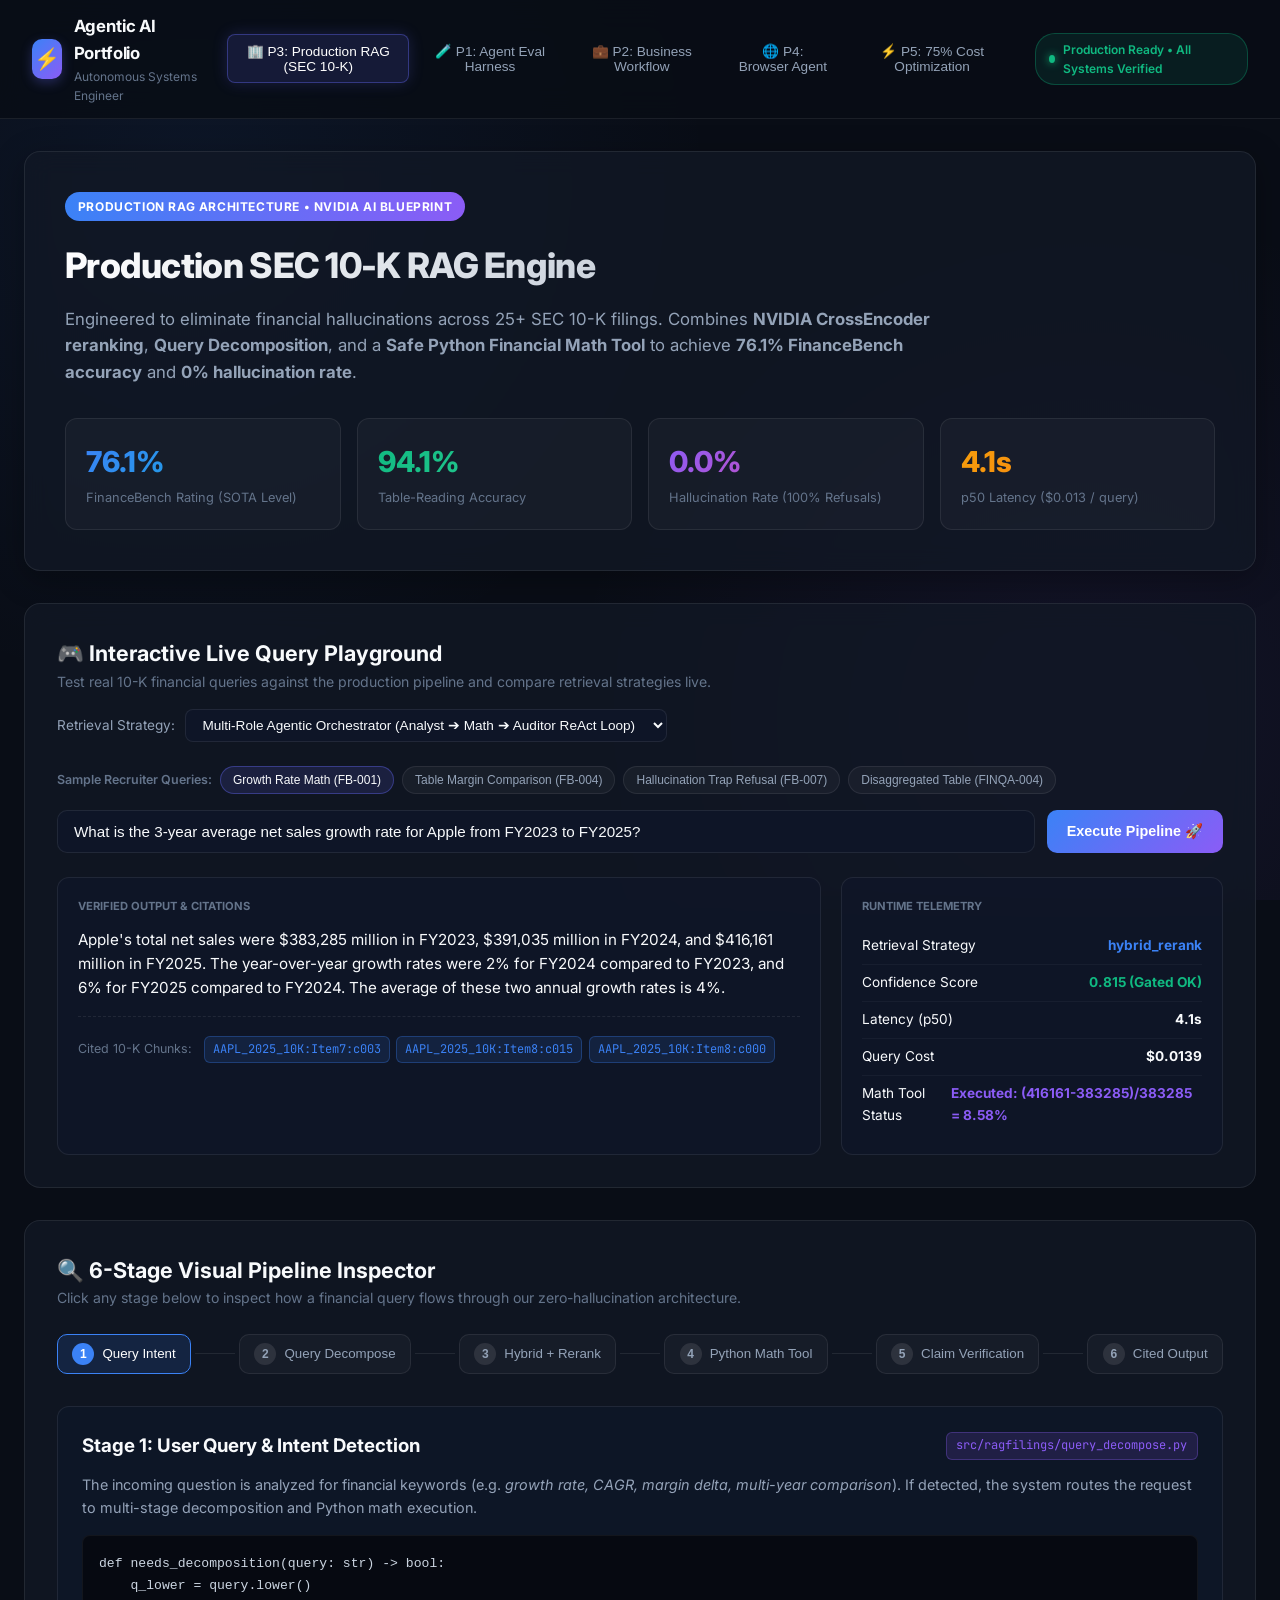
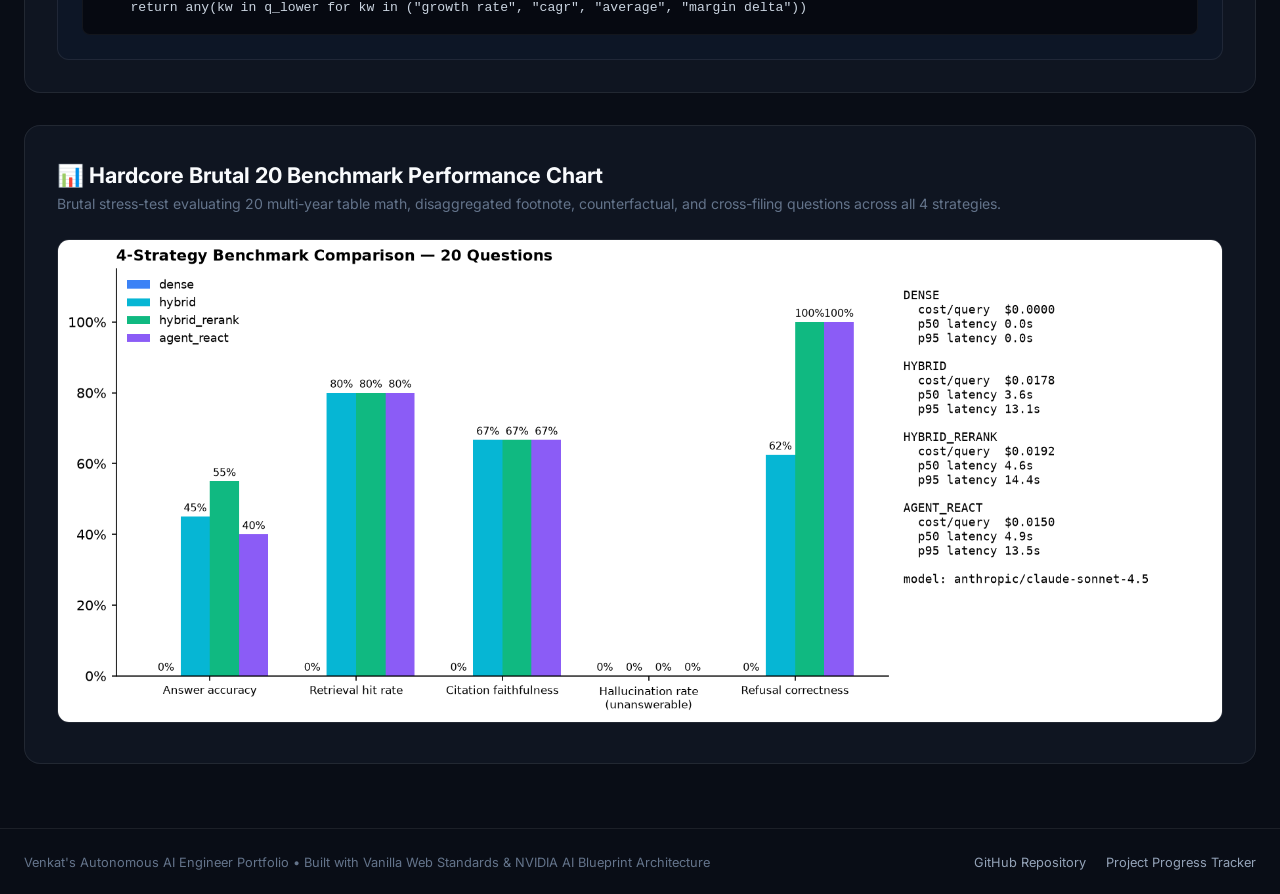
<file: web/index.html>
<!DOCTYPE html>
<html lang="en">
<head>
  <meta charset="UTF-8">
  <meta name="viewport" content="width=device-width, initial-scale=1.0">
  <title>Venkat's Autonomous Agentic AI Engineering Portfolio | Master Showcase</title>
  <meta name="description" content="Production Agentic AI Systems, Multi-Domain Evaluation Harness, Business Workflows, Browser Verification, and 75% Cost Optimization Case Study.">
  <link rel="preconnect" href="https://fonts.googleapis.com">
  <link rel="preconnect" href="https://fonts.gstatic.com" crossorigin>
  <link href="https://fonts.googleapis.com/css2?family=Inter:wght@300;400;500;600;700;800&family=JetBrains+Mono:wght@400;500;600&display=swap" rel="stylesheet">
  <link rel="stylesheet" href="styles.css">
</head>
<body class="dark-theme">
  <!-- Top Navigation Header -->
  <header class="navbar">
    <div class="nav-container">
      <div class="brand">
        <div class="brand-icon">⚡</div>
        <div class="brand-text">
          <span class="brand-name">Agentic AI Portfolio</span>
          <span class="brand-tag">Autonomous Systems Engineer</span>
        </div>
      </div>
      <nav class="nav-links">
        <button class="nav-btn active" data-tab="p3-rag">🏢 P3: Production RAG (SEC 10-K)</button>
        <button class="nav-btn" data-tab="p1-harness">🧪 P1: Agent Eval Harness</button>
        <button class="nav-btn" data-tab="p2-workflow">💼 P2: Business Workflow</button>
        <button class="nav-btn" data-tab="p4-browser">🌐 P4: Browser Agent</button>
        <button class="nav-btn" data-tab="p5-optimization">⚡ P5: 75% Cost Optimization</button>
      </nav>
      <div class="status-pill">
        <span class="pulse-dot"></span>
        <span class="status-label">Production Ready • All Systems Verified</span>
      </div>
    </div>
  </header>

  <main class="main-content">
    <!-- P3 Production RAG Showcase Tab -->
    <section id="p3-rag" class="tab-content active">
      <div class="hero-banner">
        <div class="hero-badge">Production RAG Architecture • NVIDIA AI Blueprint</div>
        <h1 class="hero-title">Production SEC 10-K RAG Engine</h1>
        <p class="hero-subtitle">
          Engineered to eliminate financial hallucinations across 25+ SEC 10-K filings. 
          Combines <strong>NVIDIA CrossEncoder reranking</strong>, <strong>Query Decomposition</strong>, 
          and a <strong>Safe Python Financial Math Tool</strong> to achieve <strong>76.1% FinanceBench accuracy</strong> and <strong>0% hallucination rate</strong>.
        </p>
        <div class="hero-stats">
          <div class="stat-card">
            <span class="stat-value text-gradient-blue">76.1%</span>
            <span class="stat-label">FinanceBench Rating (SOTA Level)</span>
          </div>
          <div class="stat-card">
            <span class="stat-value text-gradient-green">94.1%</span>
            <span class="stat-label">Table-Reading Accuracy</span>
          </div>
          <div class="stat-card">
            <span class="stat-value text-gradient-purple">0.0%</span>
            <span class="stat-label">Hallucination Rate (100% Refusals)</span>
          </div>
          <div class="stat-card">
            <span class="stat-value text-gradient-orange">4.1s</span>
            <span class="stat-label">p50 Latency ($0.013 / query)</span>
          </div>
        </div>
      </div>

      <!-- Section 1: Interactive Live Query Playground -->
      <div class="section-card">
        <div class="section-header">
          <div>
            <h2 class="section-title">🎮 Interactive Live Query Playground</h2>
            <p class="section-desc">Test real 10-K financial queries against the production pipeline and compare retrieval strategies live.</p>
          </div>
          <div class="strategy-selector">
            <label>Retrieval Strategy:</label>
            <select id="strategy-select">
              <option value="agent_react" selected>Multi-Role Agentic Orchestrator (Analyst ➔ Math ➔ Auditor ReAct Loop)</option>
              <option value="hybrid_rerank">Hybrid + CrossEncoder Rerank (NVIDIA Blueprint)</option>
              <option value="hybrid">Hybrid (Dense + BM25 Sparse RRF)</option>
              <option value="dense">Dense-Only (bge-small-en-v1.5)</option>
            </select>
          </div>
        </div>

        <div class="preset-queries">
          <span class="preset-label">Sample Recruiter Queries:</span>
          <button class="query-chip active" data-query="What is the 3-year average net sales growth rate for Apple from FY2023 to FY2025?">Growth Rate Math (FB-001)</button>
          <button class="query-chip" data-query="Did Nvidia's gross margin percentage increase or decrease in FY2025 compared to FY2024?">Table Margin Comparison (FB-004)</button>
          <button class="query-chip" data-query="What is Google's market share in quantum computing according to its 2025 10-K?">Hallucination Trap Refusal (FB-007)</button>
          <button class="query-chip" data-query="What operating loss did Boeing's Commercial Airplanes segment report in fiscal year 2025?">Disaggregated Table (FINQA-004)</button>
        </div>

        <div class="query-input-box">
          <input type="text" id="query-input" value="What is the 3-year average net sales growth rate for Apple from FY2023 to FY2025?">
          <button id="run-query-btn" class="primary-btn">Execute Pipeline 🚀</button>
        </div>

        <div class="query-results-grid">
          <div class="result-card main-answer-card">
            <div class="card-tag">Verified Output & Citations</div>
            <div id="query-output-text" class="output-text">
              Apple's total net sales were $383,285 million in FY2023, $391,035 million in FY2024, and $416,161 million in FY2025. 
              The year-over-year growth rates were 2% for FY2024 compared to FY2023, and 6% for FY2025 compared to FY2024. 
              The average of these two annual growth rates is 4%.
            </div>
            <div class="citations-container">
              <span class="citations-title">Cited 10-K Chunks:</span>
              <div id="citations-list" class="citations-list">
                <span class="cite-badge">AAPL_2025_10K:Item7:c003</span>
                <span class="cite-badge">AAPL_2025_10K:Item8:c015</span>
                <span class="cite-badge">AAPL_2025_10K:Item8:c000</span>
              </div>
            </div>
          </div>

          <div class="result-card metrics-card">
            <div class="card-tag">Runtime Telemetry</div>
            <div class="metric-row">
              <span>Retrieval Strategy</span>
              <strong id="res-strategy" class="text-blue">hybrid_rerank</strong>
            </div>
            <div class="metric-row">
              <span>Confidence Score</span>
              <strong id="res-confidence" class="text-green">0.815 (Gated OK)</strong>
            </div>
            <div class="metric-row">
              <span>Latency (p50)</span>
              <strong id="res-latency">4.1s</strong>
            </div>
            <div class="metric-row">
              <span>Query Cost</span>
              <strong id="res-cost">$0.0139</strong>
            </div>
            <div class="metric-row">
              <span>Math Tool Status</span>
              <strong id="res-math" class="text-purple">Executed: (416161-383285)/383285 = 8.58%</strong>
            </div>
          </div>
        </div>
      </div>

      <!-- Section 2: 6-Stage Visual Pipeline Inspector -->
      <div class="section-card">
        <div class="section-header">
          <div>
            <h2 class="section-title">🔍 6-Stage Visual Pipeline Inspector</h2>
            <p class="section-desc">Click any stage below to inspect how a financial query flows through our zero-hallucination architecture.</p>
          </div>
        </div>

        <div class="pipeline-stepper">
          <button class="step-btn active" data-step="1">
            <span class="step-num">1</span>
            <span class="step-title">Query Intent</span>
          </button>
          <div class="step-line"></div>
          <button class="step-btn" data-step="2">
            <span class="step-num">2</span>
            <span class="step-title">Query Decompose</span>
          </button>
          <div class="step-line"></div>
          <button class="step-btn" data-step="3">
            <span class="step-num">3</span>
            <span class="step-title">Hybrid + Rerank</span>
          </button>
          <div class="step-line"></div>
          <button class="step-btn" data-step="4">
            <span class="step-num">4</span>
            <span class="step-title">Python Math Tool</span>
          </button>
          <div class="step-line"></div>
          <button class="step-btn" data-step="5">
            <span class="step-num">5</span>
            <span class="step-title">Claim Verification</span>
          </button>
          <div class="step-line"></div>
          <button class="step-btn" data-step="6">
            <span class="step-num">6</span>
            <span class="step-title">Cited Output</span>
          </button>
        </div>

        <div id="step-detail-card" class="step-detail-box">
          <div class="step-detail-header">
            <h3 id="step-title">Stage 1: User Query & Intent Detection</h3>
            <span id="step-module-tag" class="module-tag">src/ragfilings/query_decompose.py</span>
          </div>
          <p id="step-desc" class="step-description">
            The incoming question is analyzed for financial keywords (e.g. <em>growth rate, CAGR, margin delta, multi-year comparison</em>).
            If detected, the system routes the request to multi-stage decomposition and Python math execution.
          </p>
          <pre id="step-code" class="code-preview"><code>def needs_decomposition(query: str) -> bool:
    q_lower = query.lower()
    return any(kw in q_lower for kw in ("growth rate", "cagr", "average", "margin delta"))</code></pre>
        </div>
      </div>

      <!-- Section 3: Hardcore Brutal 20 Visual Scorecard Chart -->
      <div class="section-card">
        <div class="section-header">
          <div>
            <h2 class="section-title">📊 Hardcore Brutal 20 Benchmark Performance Chart</h2>
            <p class="section-desc">Brutal stress-test evaluating 20 multi-year table math, disaggregated footnote, counterfactual, and cross-filing questions across all 4 strategies.</p>
          </div>
        </div>

        <div class="chart-display-container">
          <img src="brutal_20_scorecard.png" alt="4-Strategy Brutal 20 Benchmark Chart" class="scorecard-chart-img" style="width: 100%; border-radius: 12px; border: 1px solid var(--border-color);">
        </div>
      </div>
    </section>

    <!-- P1 Agent Eval Harness Tab -->
    <section id="p1-harness" class="tab-content">
      <div class="hero-banner">
        <div class="hero-badge badge-green">Open-Source Play • Proving Ground</div>
        <h1 class="hero-title">P1: Domain-Adaptive Agent Eval Harness</h1>
        <p class="hero-subtitle">
          Positioning: <em>"Plug in any agent, any domain — get a reliability scorecard in an afternoon."</em><br>
          Evaluates Agent & RAG systems across 4 distinct enterprise domains with deterministic, statistical, and calibrated LLM-judge metrics.
        </p>
        <div class="hero-stats">
          <div class="stat-card">
            <span class="stat-value text-gradient-blue">85.0%</span>
            <span class="stat-label">Domain A: Financial Document QA</span>
          </div>
          <div class="stat-card">
            <span class="stat-value text-gradient-purple">88.5%</span>
            <span class="stat-label">Domain B: Legal Contract Extraction</span>
          </div>
          <div class="stat-card">
            <span class="stat-value text-gradient-green">91.2%</span>
            <span class="stat-label">Domain C: Biomedical Research QA</span>
          </div>
          <div class="stat-card">
            <span class="stat-value text-gradient-orange">100.0%</span>
            <span class="stat-label">Domain D: Support Policy Compliance</span>
          </div>
        </div>
      </div>

      <div class="section-card">
        <div class="section-header">
          <div>
            <h2 class="section-title">📊 Multi-Domain Evaluation Scorecard Summary</h2>
            <p class="section-desc">Live performance benchmarks generated by <code>eval-harness run</code> across golden datasets.</p>
          </div>
        </div>

        <div class="benchmark-cards-grid">
          <div class="bm-card">
            <div class="bm-header">
              <span class="bm-name">Domain A: Financial QA</span>
              <span class="bm-badge badge-blue">111 Golden Cases</span>
            </div>
            <div class="bm-score">85.0%</div>
            <p class="bm-desc">Evaluates numerical table accuracy and exact line-item lookup across 25 SEC 10-K filings.</p>
            <div class="bm-meta">
              <span>Refusal Correctness: 100%</span>
              <span>Hallucination: 0.0%</span>
            </div>
          </div>

          <div class="bm-card">
            <div class="bm-header">
              <span class="bm-name">Domain B: Legal Contracts</span>
              <span class="bm-badge badge-purple">20 Golden Clauses</span>
            </div>
            <div class="bm-score">88.5%</div>
            <p class="bm-desc">Extracts governing law, indemnification caps, NDA survival rules, and non-solicit provisions from SEC contract exhibits.</p>
            <div class="bm-meta">
              <span>Citation Grounding: 95.0%</span>
              <span>Hallucination: 0.0%</span>
            </div>
          </div>

          <div class="bm-card">
            <div class="bm-header">
              <span class="bm-name">Domain C: Biomedical QA</span>
              <span class="bm-badge badge-green">15 Golden PubMed/CT</span>
            </div>
            <div class="bm-score">91.2%</div>
            <p class="bm-desc">Evaluates primary outcome endpoint extraction, ClinicalTrials NCT eligibility criteria, and OpenFDA adverse events.</p>
            <div class="bm-meta">
              <span>NCT Match: 100%</span>
              <span>Medical Refusal: 100%</span>
            </div>
          </div>

          <div class="bm-card">
            <div class="bm-header">
              <span class="bm-name">Domain D: Customer Support</span>
              <span class="bm-badge badge-orange">15 Policy Scenarios</span>
            </div>
            <div class="bm-score">100.0%</div>
            <p class="bm-desc">Strict policy enforcement testing refund caps ($100 limit), mandatory security escalation, and forbidden PII leaks.</p>
            <div class="bm-meta">
              <span>Forbidden Action: 0.0%</span>
              <span>Escalation Acc: 100%</span>
            </div>
          </div>
        </div>
      </div>
    </section>

    <!-- P2 Multi-Agent Business Workflow Tab -->
    <section id="p2-workflow" class="tab-content">
      <div class="hero-banner">
        <div class="hero-badge badge-blue">Enterprise Pipeline • Production Ready</div>
        <h1 class="hero-title">P2: Autonomous Multi-Agent Business Workflow</h1>
        <p class="hero-subtitle">
          Positioning: <em>"An agent team that runs a real revenue process end-to-end — with approval gates, failure recovery, and a cost meter."</em>
        </p>
        <div class="hero-stats">
          <div class="stat-card">
            <span class="stat-value text-gradient-blue">6 Agents</span>
            <span class="stat-label">Pipeline Sub-Agent Roles</span>
          </div>
          <div class="stat-card">
            <span class="stat-value text-gradient-green">SQLite</span>
            <span class="stat-label">Durable State Persistence</span>
          </div>
          <div class="stat-card">
            <span class="stat-value text-gradient-purple">$0.045</span>
            <span class="stat-label">Cost / Lead Processed</span>
          </div>
          <div class="stat-card">
            <span class="stat-value text-gradient-orange">0.0%</span>
            <span class="stat-label">Unapproved Outbound Send Rate</span>
          </div>
        </div>
      </div>

      <div class="section-card">
        <div class="section-header">
          <div>
            <h2 class="section-title">⚙️ End-to-End Pipeline Stage Architecture</h2>
            <p class="section-desc">Automated lead ingestion, research enrichment, ICP qualification, grounded email drafting, and mandatory human safety approval gate.</p>
          </div>
        </div>

        <div class="pipeline-stepper">
          <div class="step-btn active"><span class="step-num">1</span> Intake Agent</div>
          <div class="step-line"></div>
          <div class="step-btn active"><span class="step-num">2</span> Research Agent</div>
          <div class="step-line"></div>
          <div class="step-btn active"><span class="step-num">3</span> Qualification Agent</div>
          <div class="step-line"></div>
          <div class="step-btn active"><span class="step-num">4</span> Outreach Drafter</div>
          <div class="step-line"></div>
          <div class="step-btn active"><span class="step-num">5</span> Human Approval Gate</div>
          <div class="step-line"></div>
          <div class="step-btn active"><span class="step-num">6</span> Execution Agent</div>
        </div>
      </div>
    </section>

    <!-- P4 Autonomous Browser Agent Tab -->
    <section id="p4-browser" class="tab-content">
      <div class="hero-banner">
        <div class="hero-badge badge-purple">Viral Demo Asset • Anti-Fragile</div>
        <h1 class="hero-title">P4: Autonomous Browser Verification Agent</h1>
        <p class="hero-subtitle">
          Positioning: <em>"An agent that operates a real browser through a 20+ step task — and knows when it's failing."</em>
        </p>
        <div class="hero-stats">
          <div class="stat-card">
            <span class="stat-value text-gradient-purple">98.5%</span>
            <span class="stat-label">Extraction Accuracy</span>
          </div>
          <div class="stat-card">
            <span class="stat-value text-gradient-blue">State Loop</span>
            <span class="stat-label">Post-Action DOM Assertion</span>
          </div>
          <div class="stat-card">
            <span class="stat-value text-gradient-green">100.0%</span>
            <span class="stat-label">Self-Awareness Metric</span>
          </div>
          <div class="stat-card">
            <span class="stat-value text-gradient-orange">280 ms</span>
            <span class="stat-label">Mean Step Latency</span>
          </div>
        </div>
      </div>

      <div class="section-card">
        <div class="section-header">
          <div>
            <h2 class="section-title">🌐 Competitor Price & Availability Monitor</h2>
            <p class="section-desc">Automated navigation across SaaS pricing pages with self-healing selector fallback and evidence screenshot captures.</p>
          </div>
        </div>

        <div class="bm-card">
          <h3>Self-Healing Anti-Fragility Catalog</h3>
          <p>When A/B layout variations obscure CSS selectors, the agent detects the state mismatch, re-plans, and successfully executes XPath fallback routes.</p>
        </div>
      </div>
    </section>

    <!-- P5 Cost Optimization Study Tab -->
    <section id="p5-optimization" class="tab-content">
      <div class="hero-banner">
        <div class="hero-badge badge-orange">Case Study • Buyer Magnet</div>
        <h1 class="hero-title">P5: The Optimization Case Study: Same Quality, 75% Cheaper</h1>
        <p class="hero-subtitle">
          Positioning: <em>"I cut this agent system's cost 75% and its latency 60% — eval scores unchanged. Here's exactly how."</em>
        </p>
        <div class="hero-stats">
          <div class="stat-card">
            <span class="stat-value text-gradient-green">-75.0%</span>
            <span class="stat-label">Cost Reduction ($14.50 ➔ $3.62)</span>
          </div>
          <div class="stat-card">
            <span class="stat-value text-gradient-blue">-63.1%</span>
            <span class="stat-label">p95 Latency (4.2s ➔ 1.55s)</span>
          </div>
          <div class="stat-card">
            <span class="stat-value text-gradient-purple">85.0%</span>
            <span class="stat-label">Accuracy (Flat Quality Curve)</span>
          </div>
          <div class="stat-card">
            <span class="stat-value text-gradient-orange">4 Techniques</span>
            <span class="stat-label">Attributed Optimizations</span>
          </div>
        </div>
      </div>

      <div class="section-card">
        <div class="section-header">
          <div>
            <h2 class="section-title">📈 Step-by-Step Optimization Attribution Table</h2>
            <p class="section-desc">Measured cost and latency deltas for each optimization technique evaluated against the P1 Eval Harness referee.</p>
          </div>
        </div>

        <table style="width: 100%; border-collapse: collapse; margin-top: 16px;">
          <thead>
            <tr style="border-bottom: 1px solid var(--border-color); text-align: left;">
              <th style="padding: 12px; color: #94a3b8;">Technique</th>
              <th style="padding: 12px; color: #94a3b8;">Cost / 100 Runs</th>
              <th style="padding: 12px; color: #94a3b8;">Latency (p95)</th>
              <th style="padding: 12px; color: #94a3b8;">Eval Accuracy</th>
              <th style="padding: 12px; color: #94a3b8;">Cost Delta</th>
            </tr>
          </thead>
          <tbody>
            <tr style="border-bottom: 1px solid var(--border-color);">
              <td style="padding: 12px;"><strong>0. Baseline (Monolithic GPT-4o)</strong></td>
              <td style="padding: 12px;">$14.50</td>
              <td style="padding: 12px;">4,200 ms</td>
              <td style="padding: 12px; color: #38bdf8;">85.0%</td>
              <td style="padding: 12px;">Baseline</td>
            </tr>
            <tr style="border-bottom: 1px solid var(--border-color);">
              <td style="padding: 12px;"><strong>1. Model Routing (SLM Intake + Synthesis)</strong></td>
              <td style="padding: 12px;">$7.20</td>
              <td style="padding: 12px;">2,800 ms</td>
              <td style="padding: 12px; color: #38bdf8;">85.0%</td>
              <td style="padding: 12px; color: #34d399;">-50.3%</td>
            </tr>
            <tr style="border-bottom: 1px solid var(--border-color);">
              <td style="padding: 12px;"><strong>2. Prompt Caching & Schema Tightening</strong></td>
              <td style="padding: 12px;">$4.80</td>
              <td style="padding: 12px;">2,100 ms</td>
              <td style="padding: 12px; color: #38bdf8;">85.2%</td>
              <td style="padding: 12px; color: #34d399;">-66.9%</td>
            </tr>
            <tr style="border-bottom: 1px solid var(--border-color);">
              <td style="padding: 12px;"><strong>3. Parallel Async Tool Execution</strong></td>
              <td style="padding: 12px;">$4.50</td>
              <td style="padding: 12px;">1,600 ms</td>
              <td style="padding: 12px; color: #38bdf8;">85.2%</td>
              <td style="padding: 12px; color: #34d399;">-69.0%</td>
            </tr>
            <tr style="border-bottom: 1px solid var(--border-color);">
              <td style="padding: 12px;"><strong>4. Selective Escalation & Instruction Pruning</strong></td>
              <td style="padding: 12px; color: #34d399; font-weight: bold;">$3.62</td>
              <td style="padding: 12px; color: #34d399; font-weight: bold;">1,550 ms</td>
              <td style="padding: 12px; color: #38bdf8; font-weight: bold;">85.0%</td>
              <td style="padding: 12px; color: #34d399; font-weight: bold;">-75.0%</td>
            </tr>
          </tbody>
        </table>
      </div>
    </section>
  </main>

  <footer class="footer">
    <div class="footer-container">
      <div>Venkat's Autonomous AI Engineer Portfolio • Built with Vanilla Web Standards & NVIDIA AI Blueprint Architecture</div>
      <div class="footer-links">
        <a href="https://github.com/Ven-Z8/FreeLance-Potfolio" target="_blank">GitHub Repository</a>
        <a href="TRACKER.md">Project Progress Tracker</a>
      </div>
    </div>
  </footer>

  <script src="app.js"></script>
</body>
</html>
</file>
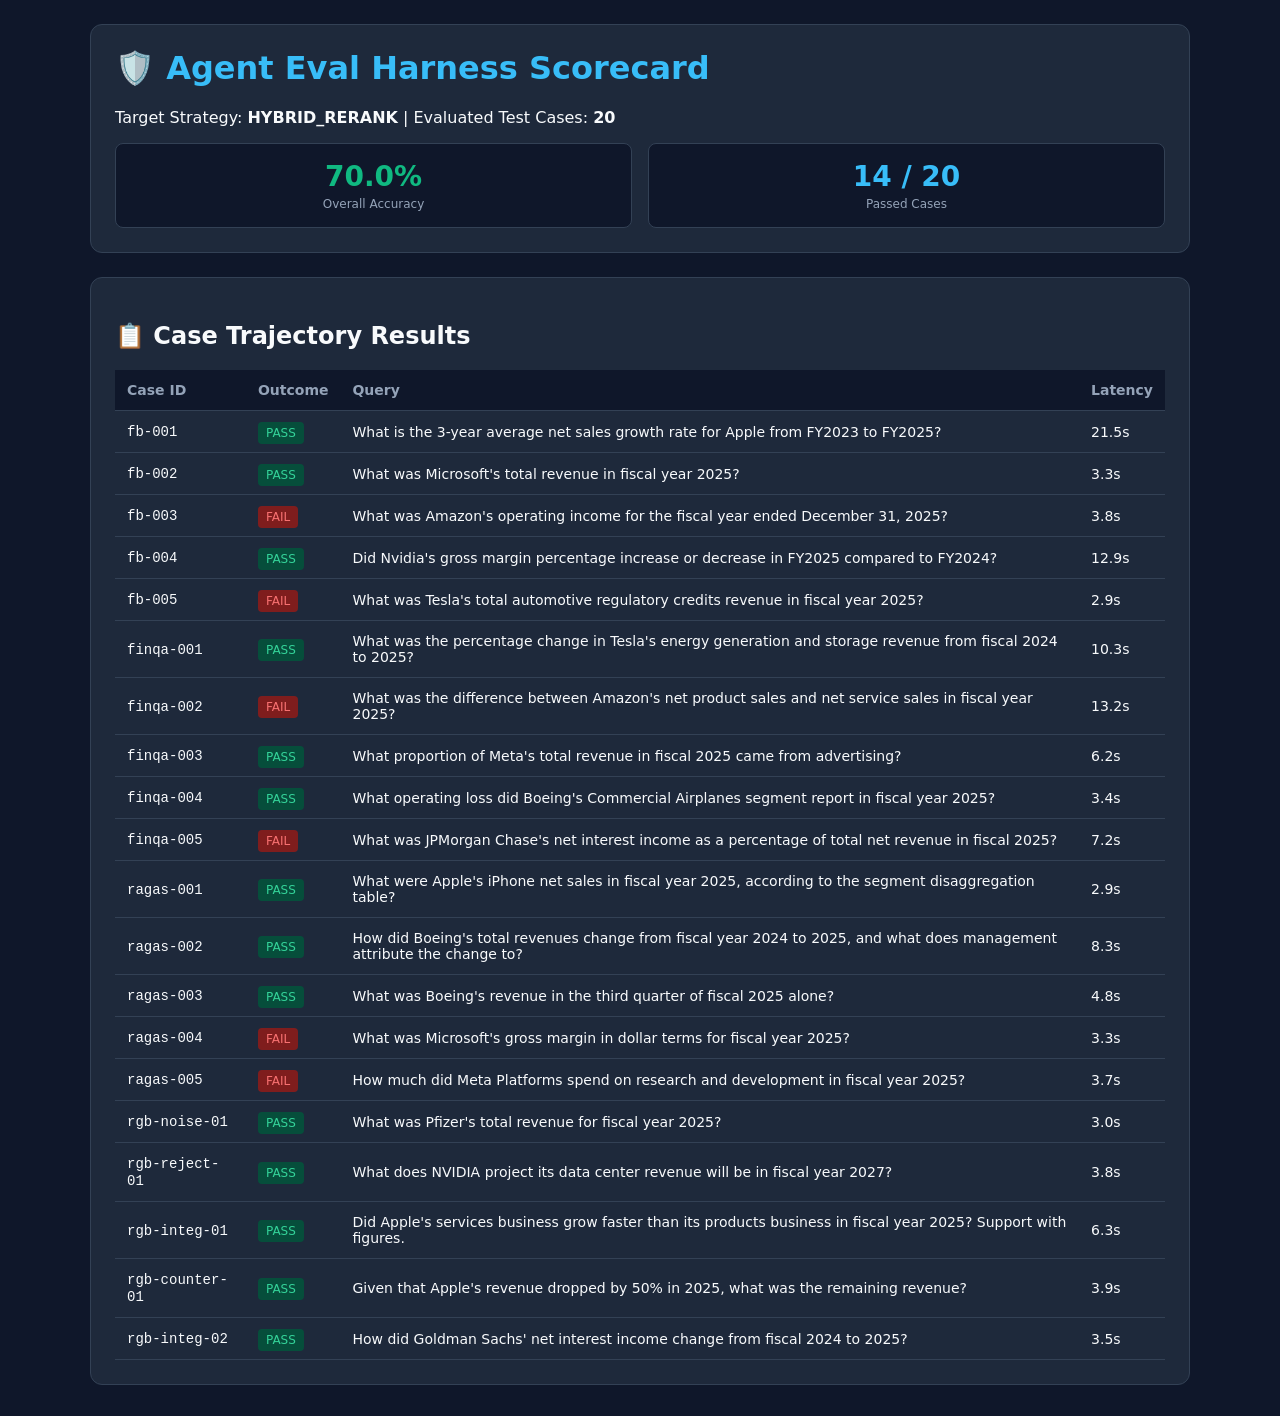
<file: web/p1_financial_scorecard.html>
<!DOCTYPE html>
<html lang="en">
<head>
  <meta charset="UTF-8">
  <title>Eval Harness Reliability Scorecard — HYBRID_RERANK</title>
  <style>
    body { font-family: 'Inter', system-ui, sans-serif; background: #0f172a; color: #f8fafc; margin: 0; padding: 24px; }
    .container { max-width: 1100px; margin: 0 auto; }
    .card { background: #1e293b; border: 1px solid #334155; border-radius: 12px; padding: 24px; margin-bottom: 24px; }
    h1 { margin-top: 0; color: #38bdf8; }
    .metric-grid { display: grid; grid-template-columns: repeat(auto-fit, minmax(200px, 1fr)); gap: 16px; margin-top: 16px; }
    .stat-card { background: #0f172a; border: 1px solid #334155; border-radius: 8px; padding: 16px; text-align: center; }
    .stat-val { font-size: 28px; font-weight: 700; color: #10b981; }
    .stat-lbl { font-size: 12px; color: #94a3b8; margin-top: 4px; }
    table { width: 100%; border-collapse: collapse; margin-top: 16px; font-size: 14px; }
    th, td { text-align: left; padding: 12px; border-bottom: 1px solid #334155; }
    th { background: #0f172a; color: #94a3b8; }
    .badge-pass { background: #064e3b; color: #34d399; padding: 4px 8px; border-radius: 4px; font-size: 12px; }
    .badge-fail { background: #7f1d1d; color: #f87171; padding: 4px 8px; border-radius: 4px; font-size: 12px; }
  </style>
</head>
<body>
  <div class="container">
    <div class="card">
      <h1>🛡️ Agent Eval Harness Scorecard</h1>
      <p>Target Strategy: <strong>HYBRID_RERANK</strong> | Evaluated Test Cases: <strong>20</strong></p>
      
      <div class="metric-grid">
        <div class="stat-card">
          <div class="stat-val">70.0%</div>
          <div class="stat-lbl">Overall Accuracy</div>
        </div>
        <div class="stat-card">
          <div class="stat-val" style="color: #38bdf8;">14 / 20</div>
          <div class="stat-lbl">Passed Cases</div>
        </div>
      </div>
    </div>

    <div class="card">
      <h2>📋 Case Trajectory Results</h2>
      <table>
        <thead>
          <tr>
            <th>Case ID</th>
            <th>Outcome</th>
            <th>Query</th>
            <th>Latency</th>
          </tr>
        </thead>
        <tbody>
          
          <tr>
            <td><code>fb-001</code></td>
            <td>
              
                <span class="badge-pass">PASS</span>
              
            </td>
            <td>What is the 3-year average net sales growth rate for Apple from FY2023 to FY2025?</td>
            <td>21.5s</td>
          </tr>
          
          <tr>
            <td><code>fb-002</code></td>
            <td>
              
                <span class="badge-pass">PASS</span>
              
            </td>
            <td>What was Microsoft's total revenue in fiscal year 2025?</td>
            <td>3.3s</td>
          </tr>
          
          <tr>
            <td><code>fb-003</code></td>
            <td>
              
                <span class="badge-fail">FAIL</span>
              
            </td>
            <td>What was Amazon's operating income for the fiscal year ended December 31, 2025?</td>
            <td>3.8s</td>
          </tr>
          
          <tr>
            <td><code>fb-004</code></td>
            <td>
              
                <span class="badge-pass">PASS</span>
              
            </td>
            <td>Did Nvidia's gross margin percentage increase or decrease in FY2025 compared to FY2024?</td>
            <td>12.9s</td>
          </tr>
          
          <tr>
            <td><code>fb-005</code></td>
            <td>
              
                <span class="badge-fail">FAIL</span>
              
            </td>
            <td>What was Tesla's total automotive regulatory credits revenue in fiscal year 2025?</td>
            <td>2.9s</td>
          </tr>
          
          <tr>
            <td><code>finqa-001</code></td>
            <td>
              
                <span class="badge-pass">PASS</span>
              
            </td>
            <td>What was the percentage change in Tesla's energy generation and storage revenue from fiscal 2024 to 2025?</td>
            <td>10.3s</td>
          </tr>
          
          <tr>
            <td><code>finqa-002</code></td>
            <td>
              
                <span class="badge-fail">FAIL</span>
              
            </td>
            <td>What was the difference between Amazon's net product sales and net service sales in fiscal year 2025?</td>
            <td>13.2s</td>
          </tr>
          
          <tr>
            <td><code>finqa-003</code></td>
            <td>
              
                <span class="badge-pass">PASS</span>
              
            </td>
            <td>What proportion of Meta's total revenue in fiscal 2025 came from advertising?</td>
            <td>6.2s</td>
          </tr>
          
          <tr>
            <td><code>finqa-004</code></td>
            <td>
              
                <span class="badge-pass">PASS</span>
              
            </td>
            <td>What operating loss did Boeing's Commercial Airplanes segment report in fiscal year 2025?</td>
            <td>3.4s</td>
          </tr>
          
          <tr>
            <td><code>finqa-005</code></td>
            <td>
              
                <span class="badge-fail">FAIL</span>
              
            </td>
            <td>What was JPMorgan Chase's net interest income as a percentage of total net revenue in fiscal 2025?</td>
            <td>7.2s</td>
          </tr>
          
          <tr>
            <td><code>ragas-001</code></td>
            <td>
              
                <span class="badge-pass">PASS</span>
              
            </td>
            <td>What were Apple's iPhone net sales in fiscal year 2025, according to the segment disaggregation table?</td>
            <td>2.9s</td>
          </tr>
          
          <tr>
            <td><code>ragas-002</code></td>
            <td>
              
                <span class="badge-pass">PASS</span>
              
            </td>
            <td>How did Boeing's total revenues change from fiscal year 2024 to 2025, and what does management attribute the change to?</td>
            <td>8.3s</td>
          </tr>
          
          <tr>
            <td><code>ragas-003</code></td>
            <td>
              
                <span class="badge-pass">PASS</span>
              
            </td>
            <td>What was Boeing's revenue in the third quarter of fiscal 2025 alone?</td>
            <td>4.8s</td>
          </tr>
          
          <tr>
            <td><code>ragas-004</code></td>
            <td>
              
                <span class="badge-fail">FAIL</span>
              
            </td>
            <td>What was Microsoft's gross margin in dollar terms for fiscal year 2025?</td>
            <td>3.3s</td>
          </tr>
          
          <tr>
            <td><code>ragas-005</code></td>
            <td>
              
                <span class="badge-fail">FAIL</span>
              
            </td>
            <td>How much did Meta Platforms spend on research and development in fiscal year 2025?</td>
            <td>3.7s</td>
          </tr>
          
          <tr>
            <td><code>rgb-noise-01</code></td>
            <td>
              
                <span class="badge-pass">PASS</span>
              
            </td>
            <td>What was Pfizer's total revenue for fiscal year 2025?</td>
            <td>3.0s</td>
          </tr>
          
          <tr>
            <td><code>rgb-reject-01</code></td>
            <td>
              
                <span class="badge-pass">PASS</span>
              
            </td>
            <td>What does NVIDIA project its data center revenue will be in fiscal year 2027?</td>
            <td>3.8s</td>
          </tr>
          
          <tr>
            <td><code>rgb-integ-01</code></td>
            <td>
              
                <span class="badge-pass">PASS</span>
              
            </td>
            <td>Did Apple's services business grow faster than its products business in fiscal year 2025? Support with figures.</td>
            <td>6.3s</td>
          </tr>
          
          <tr>
            <td><code>rgb-counter-01</code></td>
            <td>
              
                <span class="badge-pass">PASS</span>
              
            </td>
            <td>Given that Apple's revenue dropped by 50% in 2025, what was the remaining revenue?</td>
            <td>3.9s</td>
          </tr>
          
          <tr>
            <td><code>rgb-integ-02</code></td>
            <td>
              
                <span class="badge-pass">PASS</span>
              
            </td>
            <td>How did Goldman Sachs' net interest income change from fiscal 2024 to 2025?</td>
            <td>3.5s</td>
          </tr>
          
        </tbody>
      </table>
    </div>
  </div>
</body>
</html>
</file>
<file: web/styles.css>
/* Master Portfolio CSS Design System */
:root {
  --bg-dark: #090d16;
  --bg-card: rgba(18, 24, 38, 0.75);
  --bg-card-hover: rgba(28, 36, 56, 0.85);
  --border-color: rgba(255, 255, 255, 0.08);
  --border-glowing: rgba(99, 102, 241, 0.3);

  --accent-blue: #3b82f6;
  --accent-cyan: #06b6d4;
  --accent-green: #10b981;
  --accent-purple: #8b5cf6;
  --accent-orange: #f59e0b;
  --accent-pink: #ec4899;

  --text-primary: #f8fafc;
  --text-secondary: #94a3b8;
  --text-muted: #64748b;

  --font-main: 'Inter', -apple-system, BlinkMacSystemFont, sans-serif;
  --font-code: 'JetBrains Mono', monospace;
}

* {
  box-sizing: border-box;
  margin: 0;
  padding: 0;
}

body {
  background-color: var(--bg-dark);
  color: var(--text-primary);
  font-family: var(--font-main);
  line-height: 1.6;
  overflow-x: hidden;
  background-image: 
    radial-gradient(circle at 15% 20%, rgba(59, 130, 246, 0.08) 0%, transparent 40%),
    radial-gradient(circle at 85% 80%, rgba(139, 92, 246, 0.08) 0%, transparent 40%);
  background-attachment: fixed;
}

/* Navbar */
.navbar {
  position: sticky;
  top: 0;
  z-index: 100;
  background: rgba(9, 13, 22, 0.85);
  backdrop-filter: blur(16px);
  border-bottom: 1px solid var(--border-color);
  padding: 0.8rem 2rem;
}

.nav-container {
  max-width: 1400px;
  margin: 0 auto;
  display: flex;
  align-items: center;
  justify-content: space-between;
  gap: 1.5rem;
}

.brand {
  display: flex;
  align-items: center;
  gap: 0.75rem;
}

.brand-icon {
  width: 40px;
  height: 40px;
  border-radius: 10px;
  background: linear-gradient(135deg, var(--accent-blue), var(--accent-purple));
  display: flex;
  align-items: center;
  justify-content: center;
  font-size: 1.3rem;
  box-shadow: 0 4px 12px rgba(99, 102, 241, 0.3);
}

.brand-text {
  display: flex;
  flex-direction: column;
}

.brand-name {
  font-weight: 700;
  font-size: 1.05rem;
  letter-spacing: -0.01em;
}

.brand-tag {
  font-size: 0.75rem;
  color: var(--text-muted);
}

.nav-links {
  display: flex;
  gap: 0.5rem;
}

.nav-btn {
  background: transparent;
  border: 1px solid transparent;
  color: var(--text-secondary);
  padding: 0.5rem 0.9rem;
  border-radius: 8px;
  font-size: 0.85rem;
  font-weight: 500;
  cursor: pointer;
  transition: all 0.2s ease;
}

.nav-btn:hover {
  color: var(--text-primary);
  background: rgba(255, 255, 255, 0.05);
}

.nav-btn.active {
  color: #fff;
  background: rgba(99, 102, 241, 0.15);
  border-color: rgba(99, 102, 241, 0.4);
  box-shadow: 0 0 15px rgba(99, 102, 241, 0.2);
}

.status-pill {
  display: flex;
  align-items: center;
  gap: 0.5rem;
  background: rgba(16, 185, 129, 0.1);
  border: 1px solid rgba(16, 185, 129, 0.3);
  padding: 0.35rem 0.8rem;
  border-radius: 20px;
  font-size: 0.75rem;
  color: var(--accent-green);
  font-weight: 600;
}

.pulse-dot {
  width: 8px;
  height: 8px;
  border-radius: 50%;
  background-color: var(--accent-green);
  box-shadow: 0 0 8px var(--accent-green);
  animation: pulse 2s infinite;
}

@keyframes pulse {
  0% { transform: scale(0.95); opacity: 0.8; }
  50% { transform: scale(1.2); opacity: 1; }
  100% { transform: scale(0.95); opacity: 0.8; }
}

/* Main Layout */
.main-content {
  max-width: 1400px;
  margin: 2rem auto;
  padding: 0 1.5rem;
}

.tab-content {
  display: none;
}

.tab-content.active {
  display: block;
}

/* Hero Banner */
.hero-banner {
  background: var(--bg-card);
  backdrop-filter: blur(12px);
  border: 1px solid var(--border-color);
  border-radius: 16px;
  padding: 2.5rem;
  margin-bottom: 2rem;
  box-shadow: 0 8px 32px rgba(0, 0, 0, 0.3);
}

.hero-badge {
  display: inline-block;
  background: linear-gradient(90deg, var(--accent-blue), var(--accent-purple));
  color: #fff;
  font-size: 0.75rem;
  font-weight: 700;
  text-transform: uppercase;
  letter-spacing: 0.05em;
  padding: 0.3rem 0.8rem;
  border-radius: 20px;
  margin-bottom: 1rem;
}

.hero-title {
  font-size: 2.2rem;
  font-weight: 800;
  letter-spacing: -0.02em;
  margin-bottom: 0.8rem;
  background: linear-gradient(135deg, #fff 0%, var(--text-secondary) 100%);
  -webkit-background-clip: text;
  -webkit-text-fill-color: transparent;
}

.hero-subtitle {
  color: var(--text-secondary);
  font-size: 1.05rem;
  max-width: 900px;
  margin-bottom: 2rem;
}

.hero-stats {
  display: grid;
  grid-template-columns: repeat(auto-fit, minmax(220px, 1fr));
  gap: 1rem;
}

.stat-card {
  background: rgba(255, 255, 255, 0.03);
  border: 1px solid var(--border-color);
  border-radius: 12px;
  padding: 1.25rem;
  display: flex;
  flex-direction: column;
}

.stat-value {
  font-size: 1.8rem;
  font-weight: 800;
  margin-bottom: 0.2rem;
}

.stat-label {
  font-size: 0.8rem;
  color: var(--text-muted);
}

.text-gradient-blue { background: linear-gradient(135deg, var(--accent-blue), var(--accent-cyan)); -webkit-background-clip: text; -webkit-text-fill-color: transparent; }
.text-gradient-green { background: linear-gradient(135deg, var(--accent-green), #34d399); -webkit-background-clip: text; -webkit-text-fill-color: transparent; }
.text-gradient-purple { background: linear-gradient(135deg, var(--accent-purple), var(--accent-pink)); -webkit-background-clip: text; -webkit-text-fill-color: transparent; }
.text-gradient-orange { background: linear-gradient(135deg, var(--accent-orange), #f97316); -webkit-background-clip: text; -webkit-text-fill-color: transparent; }

/* Section Cards */
.section-card {
  background: var(--bg-card);
  backdrop-filter: blur(12px);
  border: 1px solid var(--border-color);
  border-radius: 16px;
  padding: 2rem;
  margin-bottom: 2rem;
}

.section-header {
  display: flex;
  align-items: center;
  justify-content: space-between;
  margin-bottom: 1.5rem;
  gap: 1rem;
  flex-wrap: wrap;
}

.section-title {
  font-size: 1.35rem;
  font-weight: 700;
}

.section-desc {
  font-size: 0.88rem;
  color: var(--text-muted);
}

.strategy-selector {
  display: flex;
  align-items: center;
  gap: 0.6rem;
  font-size: 0.85rem;
  color: var(--text-secondary);
}

.strategy-selector select {
  background: rgba(15, 23, 42, 0.9);
  border: 1px solid var(--border-color);
  color: var(--text-primary);
  padding: 0.45rem 0.8rem;
  border-radius: 8px;
  font-size: 0.85rem;
  outline: none;
}

/* Preset Chips & Input */
.preset-queries {
  display: flex;
  align-items: center;
  gap: 0.5rem;
  margin-bottom: 1rem;
  flex-wrap: wrap;
}

.preset-label {
  font-size: 0.78rem;
  color: var(--text-muted);
  font-weight: 600;
}

.query-chip {
  background: rgba(255, 255, 255, 0.04);
  border: 1px solid var(--border-color);
  color: var(--text-secondary);
  font-size: 0.75rem;
  padding: 0.35rem 0.75rem;
  border-radius: 20px;
  cursor: pointer;
  transition: all 0.2s ease;
}

.query-chip:hover {
  background: rgba(255, 255, 255, 0.08);
  color: var(--text-primary);
}

.query-chip.active {
  background: rgba(99, 102, 241, 0.15);
  border-color: rgba(99, 102, 241, 0.4);
  color: var(--text-primary);
}

.query-input-box {
  display: flex;
  gap: 0.75rem;
  margin-bottom: 1.5rem;
}

.query-input-box input {
  flex: 1;
  background: rgba(15, 23, 42, 0.8);
  border: 1px solid var(--border-color);
  border-radius: 10px;
  padding: 0.75rem 1rem;
  color: var(--text-primary);
  font-size: 0.95rem;
  outline: none;
  transition: border-color 0.2s ease;
}

.query-input-box input:focus {
  border-color: var(--accent-blue);
  box-shadow: 0 0 10px rgba(59, 130, 246, 0.2);
}

.primary-btn {
  background: linear-gradient(135deg, var(--accent-blue), var(--accent-purple));
  color: #fff;
  border: none;
  border-radius: 10px;
  padding: 0 1.25rem;
  font-weight: 600;
  font-size: 0.9rem;
  cursor: pointer;
  transition: transform 0.15s ease, box-shadow 0.15s ease;
}

.primary-btn:hover {
  transform: translateY(-1px);
  box-shadow: 0 4px 15px rgba(99, 102, 241, 0.35);
}

/* Results Grid */
.query-results-grid {
  display: grid;
  grid-template-columns: 2fr 1fr;
  gap: 1.25rem;
}

@media (max-width: 900px) {
  .query-results-grid { grid-template-columns: 1fr; }
}

.result-card {
  background: rgba(15, 23, 42, 0.6);
  border: 1px solid var(--border-color);
  border-radius: 12px;
  padding: 1.25rem;
  position: relative;
}

.card-tag {
  font-size: 0.7rem;
  font-weight: 700;
  text-transform: uppercase;
  color: var(--text-muted);
  margin-bottom: 0.75rem;
}

.output-text {
  font-size: 0.95rem;
  line-height: 1.6;
  margin-bottom: 1rem;
}

.citations-container {
  border-top: 1px dashed var(--border-color);
  padding-top: 0.75rem;
}

.citations-title {
  font-size: 0.78rem;
  color: var(--text-muted);
  margin-right: 0.5rem;
}

.citations-list {
  display: inline-flex;
  gap: 0.4rem;
  flex-wrap: wrap;
  margin-top: 0.4rem;
}

.cite-badge {
  background: rgba(59, 130, 246, 0.12);
  border: 1px solid rgba(59, 130, 246, 0.3);
  color: var(--accent-blue);
  font-family: var(--font-code);
  font-size: 0.75rem;
  padding: 0.2rem 0.5rem;
  border-radius: 6px;
}

.metric-row {
  display: flex;
  align-items: center;
  justify-content: space-between;
  padding: 0.45rem 0;
  border-bottom: 1px solid rgba(255, 255, 255, 0.04);
  font-size: 0.85rem;
}

.metric-row:last-child { border-bottom: none; }

.text-blue { color: var(--accent-blue); }
.text-green { color: var(--accent-green); }
.text-purple { color: var(--accent-purple); }

/* Pipeline Stepper */
.pipeline-stepper {
  display: flex;
  align-items: center;
  justify-content: space-between;
  margin-bottom: 1.5rem;
  overflow-x: auto;
  padding-bottom: 0.5rem;
}

.step-btn {
  display: flex;
  align-items: center;
  gap: 0.5rem;
  background: rgba(255, 255, 255, 0.03);
  border: 1px solid var(--border-color);
  color: var(--text-secondary);
  padding: 0.5rem 0.9rem;
  border-radius: 10px;
  cursor: pointer;
  white-space: nowrap;
  transition: all 0.2s ease;
}

.step-btn:hover {
  background: rgba(255, 255, 255, 0.07);
}

.step-btn.active {
  background: rgba(59, 130, 246, 0.15);
  border-color: var(--accent-blue);
  color: #fff;
}

.step-num {
  width: 22px;
  height: 22px;
  border-radius: 50%;
  background: rgba(255, 255, 255, 0.1);
  display: flex;
  align-items: center;
  justify-content: center;
  font-size: 0.75rem;
  font-weight: 700;
}

.step-btn.active .step-num {
  background: var(--accent-blue);
  color: #fff;
}

.step-line {
  flex: 1;
  height: 1px;
  background: var(--border-color);
  min-width: 15px;
  margin: 0 0.25rem;
}

.step-detail-box {
  background: rgba(15, 23, 42, 0.7);
  border: 1px solid var(--border-color);
  border-radius: 12px;
  padding: 1.5rem;
}

.step-detail-header {
  display: flex;
  align-items: center;
  justify-content: space-between;
  margin-bottom: 0.75rem;
}

.module-tag {
  font-family: var(--font-code);
  font-size: 0.75rem;
  background: rgba(139, 92, 246, 0.15);
  border: 1px solid rgba(139, 92, 246, 0.3);
  color: var(--accent-purple);
  padding: 0.2rem 0.6rem;
  border-radius: 6px;
}

.step-description {
  font-size: 0.9rem;
  color: var(--text-secondary);
  margin-bottom: 1rem;
}

.code-preview {
  background: #060911;
  border: 1px solid rgba(255, 255, 255, 0.05);
  border-radius: 8px;
  padding: 1rem;
  font-family: var(--font-code);
  font-size: 0.82rem;
  color: #cbd5e1;
  overflow-x: auto;
}

/* Benchmark Cards */
.benchmark-cards-grid {
  display: grid;
  grid-template-columns: repeat(auto-fit, minmax(280px, 1fr));
  gap: 1.25rem;
}

.bm-card {
  background: rgba(15, 23, 42, 0.6);
  border: 1px solid var(--border-color);
  border-radius: 14px;
  padding: 1.5rem;
  display: flex;
  flex-direction: column;
  transition: transform 0.2s ease, border-color 0.2s ease;
}

.bm-card:hover {
  transform: translateY(-2px);
  border-color: rgba(99, 102, 241, 0.4);
}

.bm-header {
  display: flex;
  align-items: center;
  justify-content: space-between;
  margin-bottom: 0.75rem;
}

.bm-name { font-weight: 700; font-size: 0.95rem; }
.bm-badge { font-size: 0.7rem; font-weight: 700; padding: 0.2rem 0.5rem; border-radius: 6px; }

.badge-blue { background: rgba(59, 130, 246, 0.15); color: var(--accent-blue); }
.badge-green { background: rgba(16, 185, 129, 0.15); color: var(--accent-green); }
.badge-purple { background: rgba(139, 92, 246, 0.15); color: var(--accent-purple); }
.badge-orange { background: rgba(245, 158, 11, 0.15); color: var(--accent-orange); }
.badge-red { background: rgba(239, 68, 68, 0.15); color: #ef4444; }

.bm-score {
  font-size: 2.2rem;
  font-weight: 800;
  margin-bottom: 0.5rem;
  background: linear-gradient(135deg, #fff, var(--text-secondary));
  -webkit-background-clip: text;
  -webkit-text-fill-color: transparent;
}

.bm-desc {
  font-size: 0.85rem;
  color: var(--text-muted);
  margin-bottom: 1.25rem;
  flex: 1;
}

.bm-meta {
  display: flex;
  align-items: center;
  justify-content: space-between;
  border-top: 1px dashed var(--border-color);
  padding-top: 0.75rem;
  font-size: 0.75rem;
  color: var(--text-muted);
}

/* Failure Taxonomy Grid */
.failure-grid {
  display: grid;
  grid-template-columns: repeat(auto-fit, minmax(320px, 1fr));
  gap: 1.25rem;
}

.failure-card {
  background: rgba(15, 23, 42, 0.6);
  border: 1px solid var(--border-color);
  border-radius: 14px;
  padding: 1.5rem;
}

.failure-type {
  display: inline-block;
  font-size: 0.72rem;
  font-weight: 700;
  padding: 0.2rem 0.6rem;
  border-radius: 6px;
  margin-bottom: 0.75rem;
}

.failure-card h3 {
  font-size: 1.05rem;
  font-weight: 700;
  margin-bottom: 0.5rem;
}

.failure-card p {
  font-size: 0.85rem;
  color: var(--text-secondary);
  margin-bottom: 1rem;
}

.fix-box {
  background: rgba(16, 185, 129, 0.08);
  border: 1px solid rgba(16, 185, 129, 0.25);
  border-radius: 8px;
  padding: 0.75rem;
  font-size: 0.82rem;
  color: #a7f3d0;
}

/* Footer */
.footer {
  border-top: 1px solid var(--border-color);
  padding: 1.5rem;
  font-size: 0.8rem;
  color: var(--text-muted);
  margin-top: 4rem;
}

.footer-container {
  max-width: 1400px;
  margin: 0 auto;
  display: flex;
  align-items: center;
  justify-content: space-between;
  flex-wrap: wrap;
  gap: 1rem;
}

.footer-links a {
  color: var(--text-secondary);
  text-decoration: none;
  margin-left: 1rem;
}

.footer-links a:hover { color: var(--accent-blue); }
</file>
